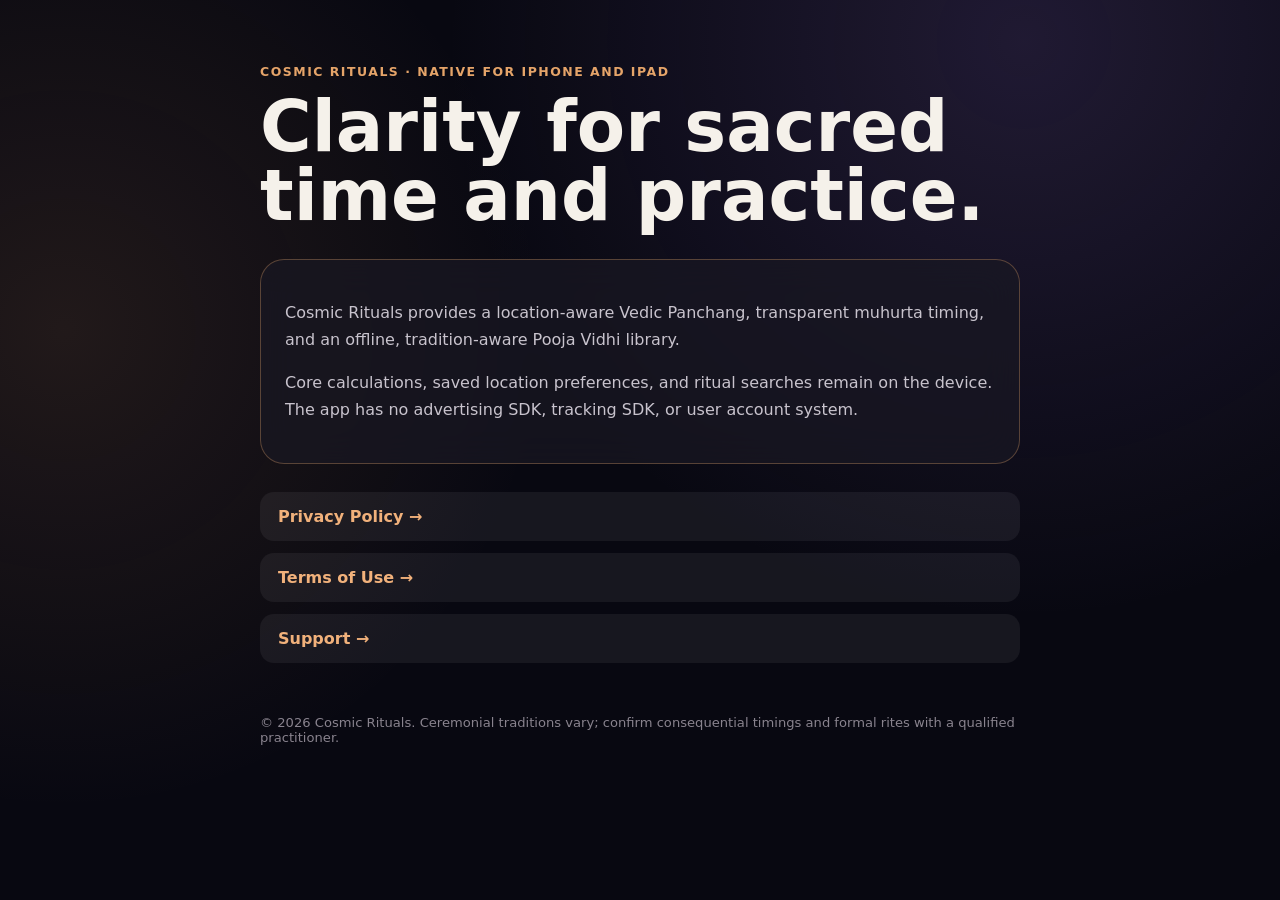
<file: docs/index.html>
<!doctype html>
<html lang="en">
<head>
  <meta charset="utf-8">
  <meta name="viewport" content="width=device-width, initial-scale=1">
  <meta name="description" content="Cosmic Rituals support, privacy, and subscription information.">
  <title>Cosmic Rituals</title>
  <link rel="stylesheet" href="styles.css">
</head>
<body>
<main>
  <div class="eyebrow">Cosmic Rituals · Native for iPhone and iPad</div>
  <h1>Clarity for sacred time and practice.</h1>
  <div class="card">
    <p>Cosmic Rituals provides a location-aware Vedic Panchang, transparent muhurta timing, and an offline, tradition-aware Pooja Vidhi library.</p>
    <p>Core calculations, saved location preferences, and ritual searches remain on the device. The app has no advertising SDK, tracking SDK, or user account system.</p>
  </div>
  <nav class="links" aria-label="Policies and support">
    <a href="privacy/">Privacy Policy →</a>
    <a href="terms/">Terms of Use →</a>
    <a href="support/">Support →</a>
  </nav>
  <footer>© 2026 Cosmic Rituals. Ceremonial traditions vary; confirm consequential timings and formal rites with a qualified practitioner.</footer>
</main>
</body>
</html>
</file>
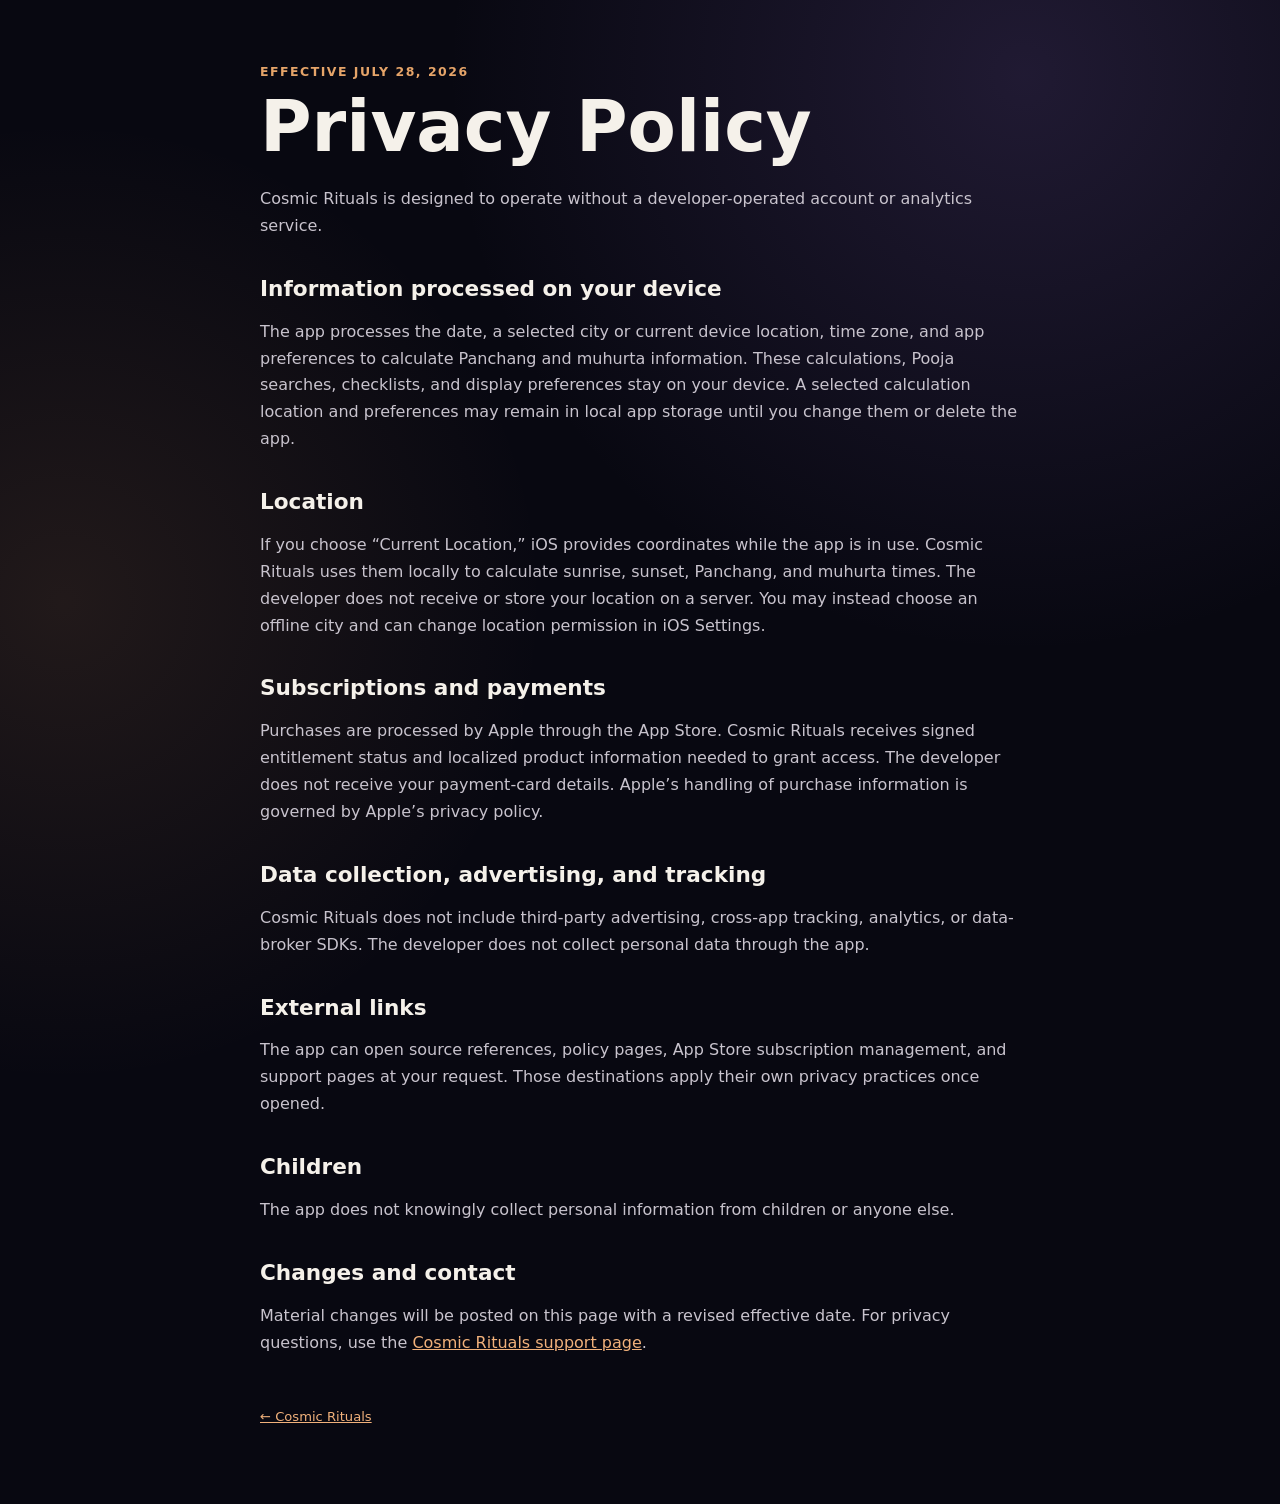
<file: docs/privacy/index.html>
<!doctype html>
<html lang="en">
<head>
  <meta charset="utf-8">
  <meta name="viewport" content="width=device-width, initial-scale=1">
  <title>Privacy Policy · Cosmic Rituals</title>
  <link rel="stylesheet" href="../styles.css">
</head>
<body>
<main>
  <div class="eyebrow">Effective July 28, 2026</div>
  <h1>Privacy Policy</h1>
  <p>Cosmic Rituals is designed to operate without a developer-operated account or analytics service.</p>

  <h2>Information processed on your device</h2>
  <p>The app processes the date, a selected city or current device location, time zone, and app preferences to calculate Panchang and muhurta information. These calculations, Pooja searches, checklists, and display preferences stay on your device. A selected calculation location and preferences may remain in local app storage until you change them or delete the app.</p>

  <h2>Location</h2>
  <p>If you choose “Current Location,” iOS provides coordinates while the app is in use. Cosmic Rituals uses them locally to calculate sunrise, sunset, Panchang, and muhurta times. The developer does not receive or store your location on a server. You may instead choose an offline city and can change location permission in iOS Settings.</p>

  <h2>Subscriptions and payments</h2>
  <p>Purchases are processed by Apple through the App Store. Cosmic Rituals receives signed entitlement status and localized product information needed to grant access. The developer does not receive your payment-card details. Apple’s handling of purchase information is governed by Apple’s privacy policy.</p>

  <h2>Data collection, advertising, and tracking</h2>
  <p>Cosmic Rituals does not include third-party advertising, cross-app tracking, analytics, or data-broker SDKs. The developer does not collect personal data through the app.</p>

  <h2>External links</h2>
  <p>The app can open source references, policy pages, App Store subscription management, and support pages at your request. Those destinations apply their own privacy practices once opened.</p>

  <h2>Children</h2>
  <p>The app does not knowingly collect personal information from children or anyone else.</p>

  <h2>Changes and contact</h2>
  <p>Material changes will be posted on this page with a revised effective date. For privacy questions, use the <a href="../support/">Cosmic Rituals support page</a>.</p>
  <footer><a href="../">← Cosmic Rituals</a></footer>
</main>
</body>
</html>
</file>
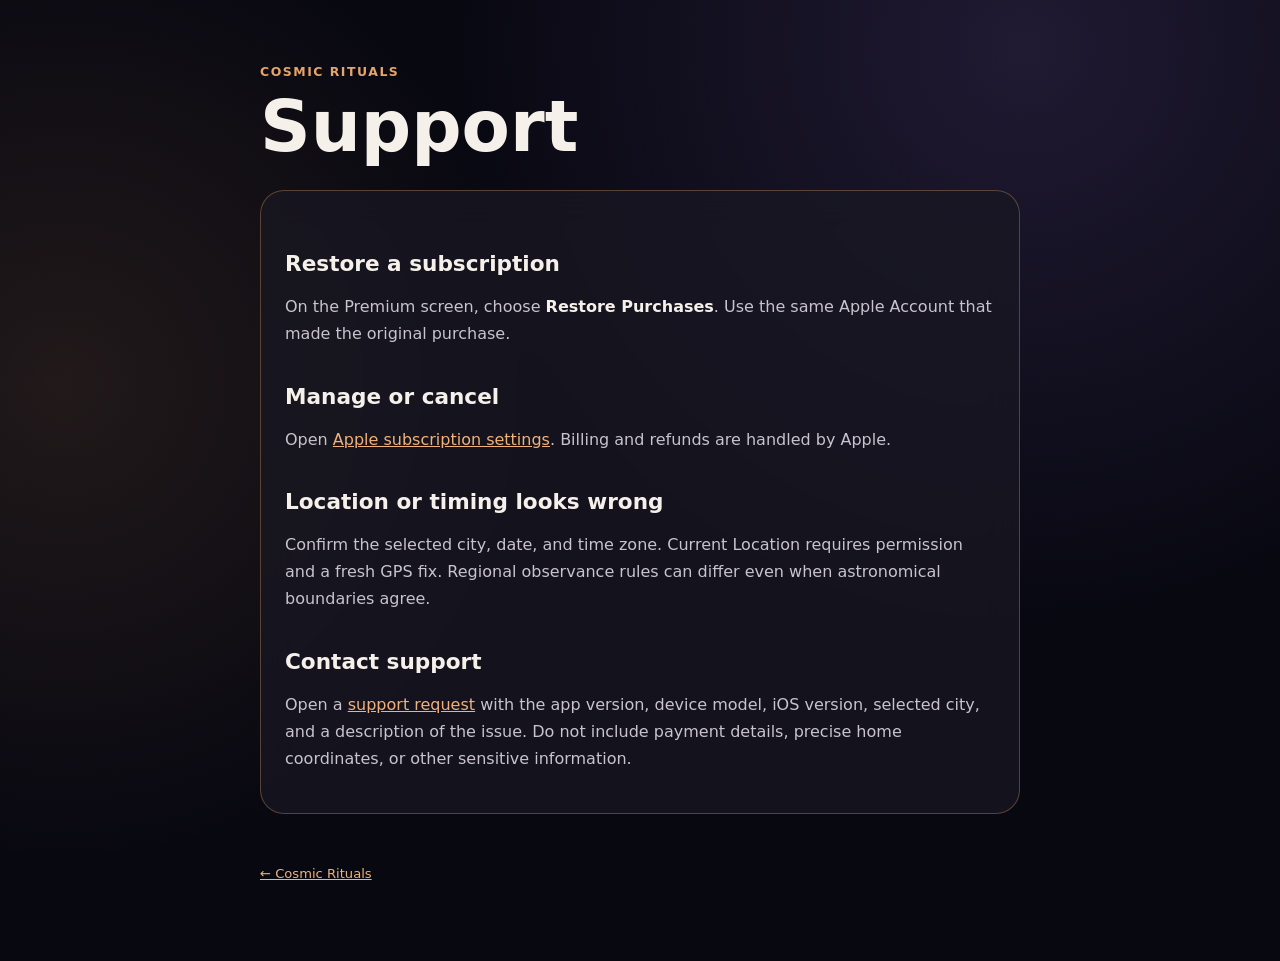
<file: docs/support/index.html>
<!doctype html>
<html lang="en">
<head>
  <meta charset="utf-8">
  <meta name="viewport" content="width=device-width, initial-scale=1">
  <title>Support · Cosmic Rituals</title>
  <link rel="stylesheet" href="../styles.css">
</head>
<body>
<main>
  <div class="eyebrow">Cosmic Rituals</div>
  <h1>Support</h1>
  <div class="card">
    <h2>Restore a subscription</h2>
    <p>On the Premium screen, choose <strong>Restore Purchases</strong>. Use the same Apple Account that made the original purchase.</p>

    <h2>Manage or cancel</h2>
    <p>Open <a href="https://apps.apple.com/account/subscriptions">Apple subscription settings</a>. Billing and refunds are handled by Apple.</p>

    <h2>Location or timing looks wrong</h2>
    <p>Confirm the selected city, date, and time zone. Current Location requires permission and a fresh GPS fix. Regional observance rules can differ even when astronomical boundaries agree.</p>

    <h2>Contact support</h2>
    <p>Open a <a href="https://github.com/gohlerdev/Cosmic-Rituals/issues/new">support request</a> with the app version, device model, iOS version, selected city, and a description of the issue. Do not include payment details, precise home coordinates, or other sensitive information.</p>
  </div>
  <footer><a href="../">← Cosmic Rituals</a></footer>
</main>
</body>
</html>
</file>
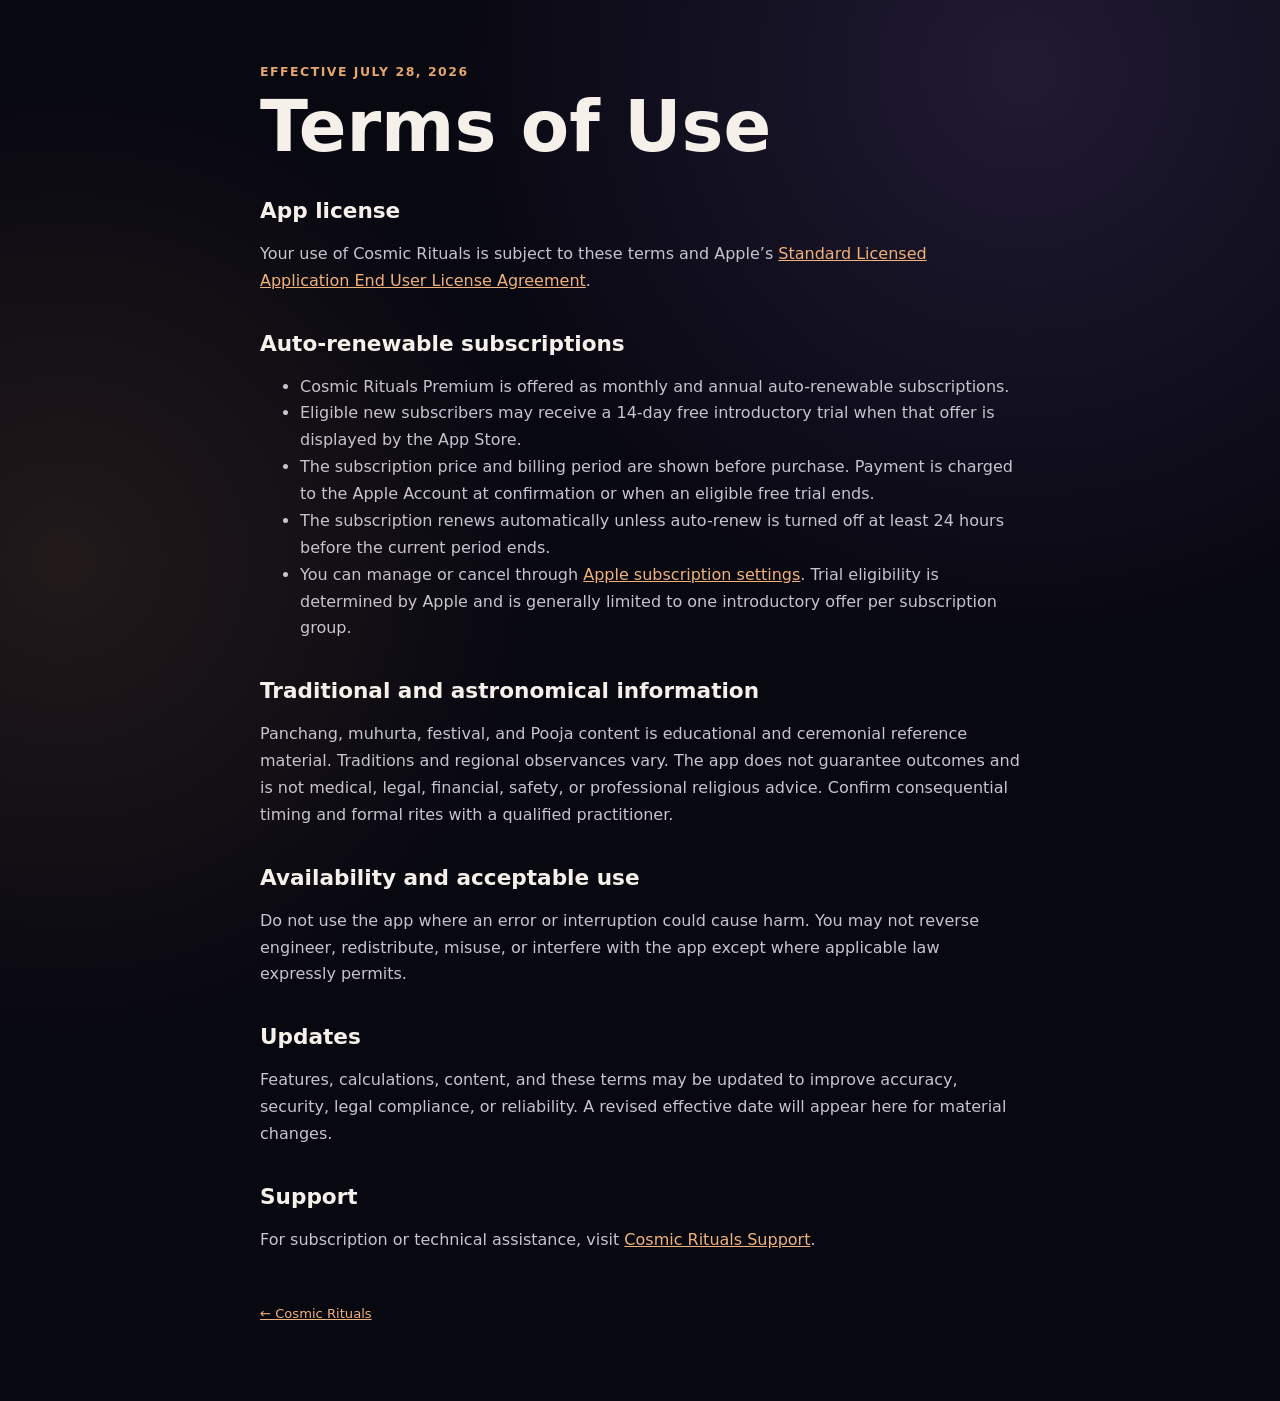
<file: docs/terms/index.html>
<!doctype html>
<html lang="en">
<head>
  <meta charset="utf-8">
  <meta name="viewport" content="width=device-width, initial-scale=1">
  <title>Terms of Use · Cosmic Rituals</title>
  <link rel="stylesheet" href="../styles.css">
</head>
<body>
<main>
  <div class="eyebrow">Effective July 28, 2026</div>
  <h1>Terms of Use</h1>

  <h2>App license</h2>
  <p>Your use of Cosmic Rituals is subject to these terms and Apple’s <a href="https://www.apple.com/legal/internet-services/itunes/dev/stdeula/">Standard Licensed Application End User License Agreement</a>.</p>

  <h2>Auto-renewable subscriptions</h2>
  <ul>
    <li>Cosmic Rituals Premium is offered as monthly and annual auto-renewable subscriptions.</li>
    <li>Eligible new subscribers may receive a 14-day free introductory trial when that offer is displayed by the App Store.</li>
    <li>The subscription price and billing period are shown before purchase. Payment is charged to the Apple Account at confirmation or when an eligible free trial ends.</li>
    <li>The subscription renews automatically unless auto-renew is turned off at least 24 hours before the current period ends.</li>
    <li>You can manage or cancel through <a href="https://apps.apple.com/account/subscriptions">Apple subscription settings</a>. Trial eligibility is determined by Apple and is generally limited to one introductory offer per subscription group.</li>
  </ul>

  <h2>Traditional and astronomical information</h2>
  <p>Panchang, muhurta, festival, and Pooja content is educational and ceremonial reference material. Traditions and regional observances vary. The app does not guarantee outcomes and is not medical, legal, financial, safety, or professional religious advice. Confirm consequential timing and formal rites with a qualified practitioner.</p>

  <h2>Availability and acceptable use</h2>
  <p>Do not use the app where an error or interruption could cause harm. You may not reverse engineer, redistribute, misuse, or interfere with the app except where applicable law expressly permits.</p>

  <h2>Updates</h2>
  <p>Features, calculations, content, and these terms may be updated to improve accuracy, security, legal compliance, or reliability. A revised effective date will appear here for material changes.</p>

  <h2>Support</h2>
  <p>For subscription or technical assistance, visit <a href="../support/">Cosmic Rituals Support</a>.</p>
  <footer><a href="../">← Cosmic Rituals</a></footer>
</main>
</body>
</html>
</file>
<file: docs/styles.css>
:root {
  color-scheme: dark;
  font-family: -apple-system, BlinkMacSystemFont, "SF Pro Text", system-ui, sans-serif;
  background: #080811;
  color: #f5f1ea;
}

* { box-sizing: border-box; }

body {
  margin: 0;
  background:
    radial-gradient(circle at 80% 5%, rgba(118, 89, 170, 0.22), transparent 36rem),
    radial-gradient(circle at 5% 40%, rgba(217, 150, 91, 0.12), transparent 30rem),
    #080811;
}

main {
  width: min(760px, calc(100% - 32px));
  margin: 0 auto;
  padding: 64px 0 80px;
}

.eyebrow {
  color: #e5a469;
  font-size: 0.78rem;
  font-weight: 700;
  letter-spacing: 0.12em;
  text-transform: uppercase;
}

h1 { font-size: clamp(2.3rem, 7vw, 4.4rem); line-height: 0.98; margin: 14px 0 24px; }
h2 { margin-top: 36px; font-size: 1.35rem; }
p, li { color: #c8c3cd; line-height: 1.68; }
strong { color: #f5f1ea; }
a { color: #f1b17b; }

.card {
  margin-top: 28px;
  padding: 24px;
  border: 1px solid rgba(229, 164, 105, 0.32);
  border-radius: 24px;
  background: rgba(26, 24, 35, 0.72);
  backdrop-filter: blur(18px);
}

.links { display: grid; gap: 12px; margin-top: 28px; }
.links a {
  display: block;
  padding: 15px 18px;
  border-radius: 14px;
  background: rgba(255, 255, 255, 0.06);
  text-decoration: none;
  font-weight: 650;
}

footer { margin-top: 52px; font-size: 0.82rem; color: #89838e; }
</file>
